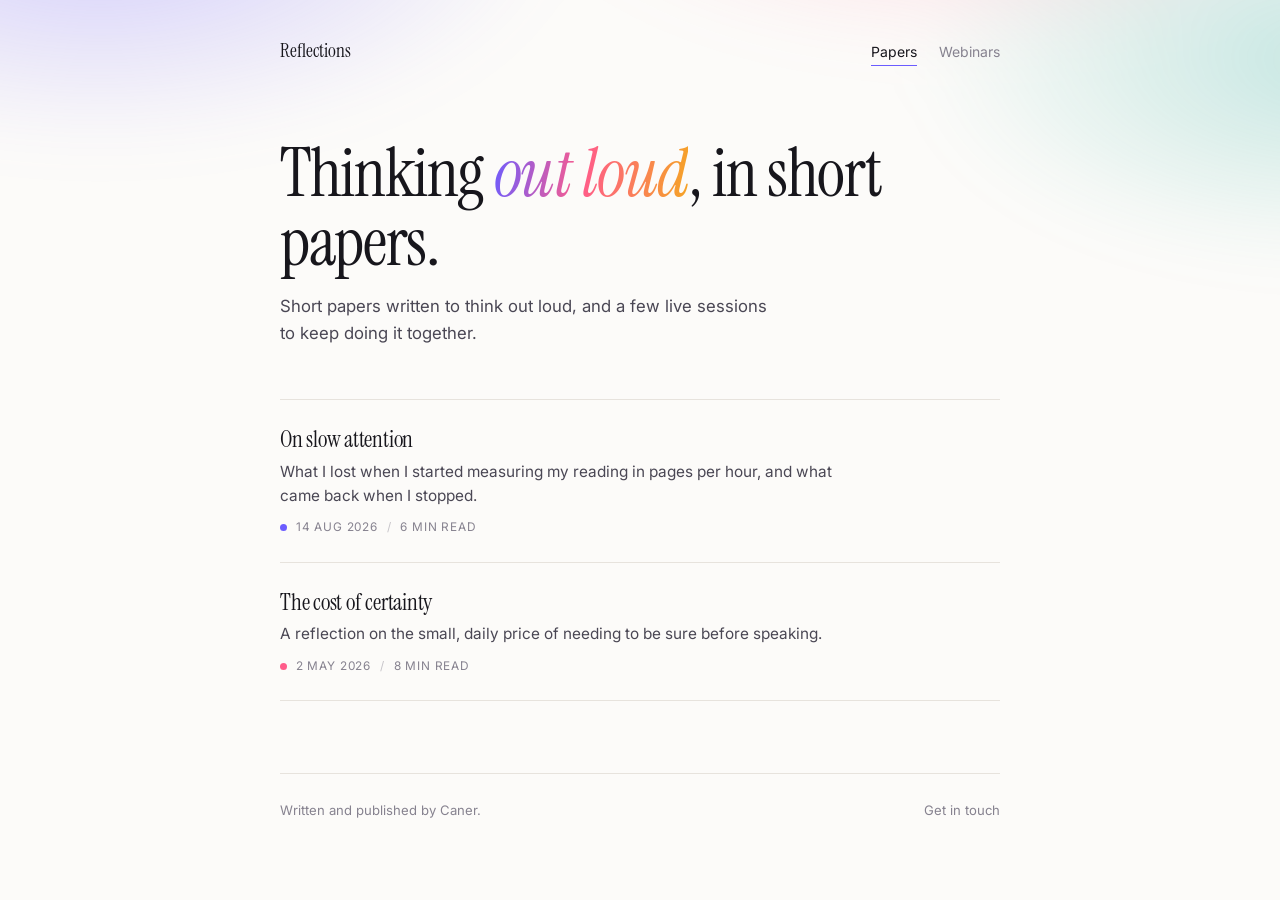
<file: index.html>
<!doctype html>
<html lang="en">
<head>
<meta charset="utf-8">
<meta name="viewport" content="width=device-width, initial-scale=1">
<title>Reflections</title>
<meta name="description" content="Short reflection papers, published as they are written.">
<link rel="icon" href="data:image/svg+xml,%3Csvg xmlns='http://www.w3.org/2000/svg' viewBox='0 0 32 32'%3E%3Cdefs%3E%3ClinearGradient id='g' x1='0' y1='0' x2='1' y2='1'%3E%3Cstop offset='0' stop-color='%236b5cff'/%3E%3Cstop offset='.5' stop-color='%23ff5c8a'/%3E%3Cstop offset='1' stop-color='%23f5a524'/%3E%3C/linearGradient%3E%3C/defs%3E%3Ccircle cx='16' cy='16' r='13' fill='url(%23g)'/%3E%3C/svg%3E">
<link rel="preconnect" href="https://fonts.googleapis.com">
<link rel="preconnect" href="https://fonts.gstatic.com" crossorigin>
<link href="https://fonts.googleapis.com/css2?family=Instrument+Serif:ital@0;1&family=Inter:wght@400;500;600&display=swap" rel="stylesheet">
<link rel="stylesheet" href="assets/style.css">
</head>
<body>

<div class="wrap">

  <header class="top">
    <a class="mark" href="index.html" data-site-name>Reflections</a>
    <nav>
      <a href="index.html" aria-current="page">Papers</a>
      <a href="webinars.html">Webinars</a>
    </nav>
  </header>

  <section class="hero">
    <h1>Thinking <em>out loud</em>, in short papers.</h1>
    <p data-site-tagline></p>
  </section>

  <main class="list" id="papers"></main>

  <footer class="foot">
    <span data-site-footer></span>
    <a href="#" data-site-contact></a>
  </footer>

</div>

<script src="assets/content.js"></script>
<script src="assets/site.js"></script>
</body>
</html>
</file>
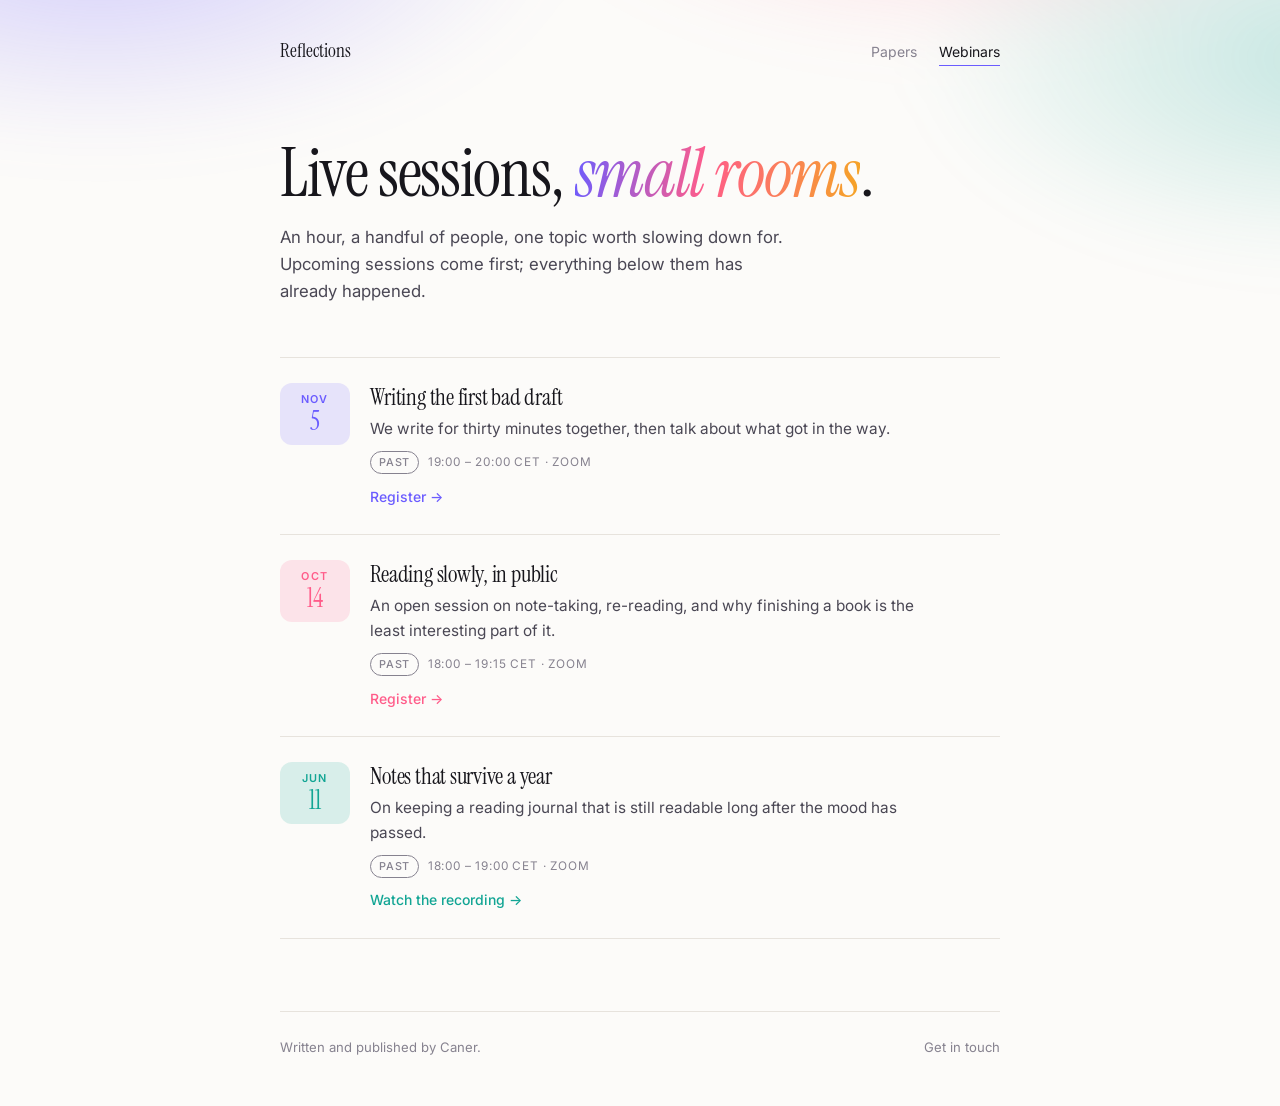
<file: webinars.html>
<!doctype html>
<html lang="en">
<head>
<meta charset="utf-8">
<meta name="viewport" content="width=device-width, initial-scale=1">
<title>Webinars — Reflections</title>
<meta name="description" content="Live sessions: one hour, a small room, one topic worth slowing down for.">
<link rel="icon" href="data:image/svg+xml,%3Csvg xmlns='http://www.w3.org/2000/svg' viewBox='0 0 32 32'%3E%3Cdefs%3E%3ClinearGradient id='g' x1='0' y1='0' x2='1' y2='1'%3E%3Cstop offset='0' stop-color='%236b5cff'/%3E%3Cstop offset='.5' stop-color='%23ff5c8a'/%3E%3Cstop offset='1' stop-color='%23f5a524'/%3E%3C/linearGradient%3E%3C/defs%3E%3Ccircle cx='16' cy='16' r='13' fill='url(%23g)'/%3E%3C/svg%3E">
<link rel="preconnect" href="https://fonts.googleapis.com">
<link rel="preconnect" href="https://fonts.gstatic.com" crossorigin>
<link href="https://fonts.googleapis.com/css2?family=Instrument+Serif:ital@0;1&family=Inter:wght@400;500;600&display=swap" rel="stylesheet">
<link rel="stylesheet" href="assets/style.css">
</head>
<body>

<div class="wrap">

  <header class="top">
    <a class="mark" href="index.html" data-site-name>Reflections</a>
    <nav>
      <a href="index.html">Papers</a>
      <a href="webinars.html" aria-current="page">Webinars</a>
    </nav>
  </header>

  <section class="hero">
    <h1>Live sessions, <em>small rooms</em>.</h1>
    <p>An hour, a handful of people, one topic worth slowing down for. Upcoming sessions come first; everything below them has already happened.</p>
  </section>

  <main class="list" id="webinars"></main>

  <footer class="foot">
    <span data-site-footer></span>
    <a href="#" data-site-contact></a>
  </footer>

</div>

<script src="assets/content.js"></script>
<script src="assets/site.js"></script>
</body>
</html>
</file>
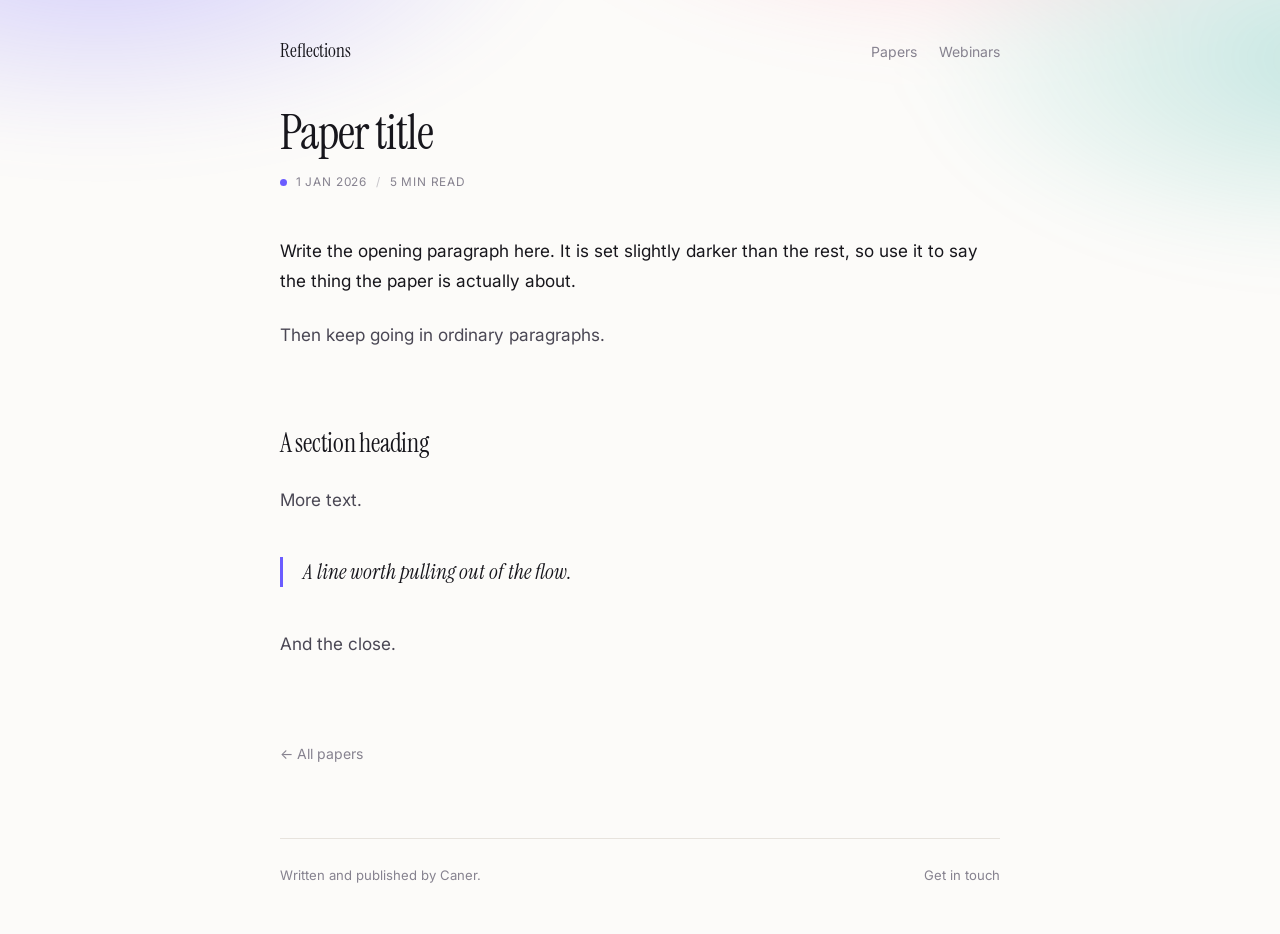
<file: papers/_template.html>
<!doctype html>
<!-- ===========================================================
     NEW PAPER: copy this file, rename it (e.g. my-title.html),
     then change four things:
       1. <title> and the description
       2. the accent on <article> (a1 … a6 pick the colour)
       3. the <h1> and the date / reading time
       4. the text inside <div class="prose">
     Finally, add one entry to assets/content.js so it shows up
     on the front page.
     =========================================================== -->
<html lang="en">
<head>
<meta charset="utf-8">
<meta name="viewport" content="width=device-width, initial-scale=1">
<title>Paper title — Reflections</title>
<meta name="description" content="One sentence about this paper.">
<link rel="icon" href="data:image/svg+xml,%3Csvg xmlns='http://www.w3.org/2000/svg' viewBox='0 0 32 32'%3E%3Cdefs%3E%3ClinearGradient id='g' x1='0' y1='0' x2='1' y2='1'%3E%3Cstop offset='0' stop-color='%236b5cff'/%3E%3Cstop offset='.5' stop-color='%23ff5c8a'/%3E%3Cstop offset='1' stop-color='%23f5a524'/%3E%3C/linearGradient%3E%3C/defs%3E%3Ccircle cx='16' cy='16' r='13' fill='url(%23g)'/%3E%3C/svg%3E">
<link rel="preconnect" href="https://fonts.googleapis.com">
<link rel="preconnect" href="https://fonts.gstatic.com" crossorigin>
<link href="https://fonts.googleapis.com/css2?family=Instrument+Serif:ital@0;1&family=Inter:wght@400;500;600&display=swap" rel="stylesheet">
<link rel="stylesheet" href="../assets/style.css">
</head>
<body>

<div class="wrap">

  <header class="top">
    <a class="mark" href="../index.html" data-site-name>Reflections</a>
    <nav>
      <a href="../index.html">Papers</a>
      <a href="../webinars.html">Webinars</a>
    </nav>
  </header>

  <article class="paper" style="--accent: var(--a1)">
    <h1>Paper title</h1>
    <p class="meta">
      <span class="dot"></span>
      <span>1 Jan 2026</span>
      <span class="sep">/</span>
      <span>5 min read</span>
    </p>

    <div class="prose">
      <p>Write the opening paragraph here. It is set slightly darker than the rest, so use it to say the thing the paper is actually about.</p>

      <p>Then keep going in ordinary paragraphs.</p>

      <h2>A section heading</h2>

      <p>More text.</p>

      <blockquote>A line worth pulling out of the flow.</blockquote>

      <p>And the close.</p>
    </div>
  </article>

  <a class="back" href="../index.html">All papers</a>

  <footer class="foot">
    <span data-site-footer></span>
    <a href="#" data-site-contact></a>
  </footer>

</div>

<script src="../assets/content.js"></script>
<script src="../assets/site.js"></script>
</body>
</html>
</file>
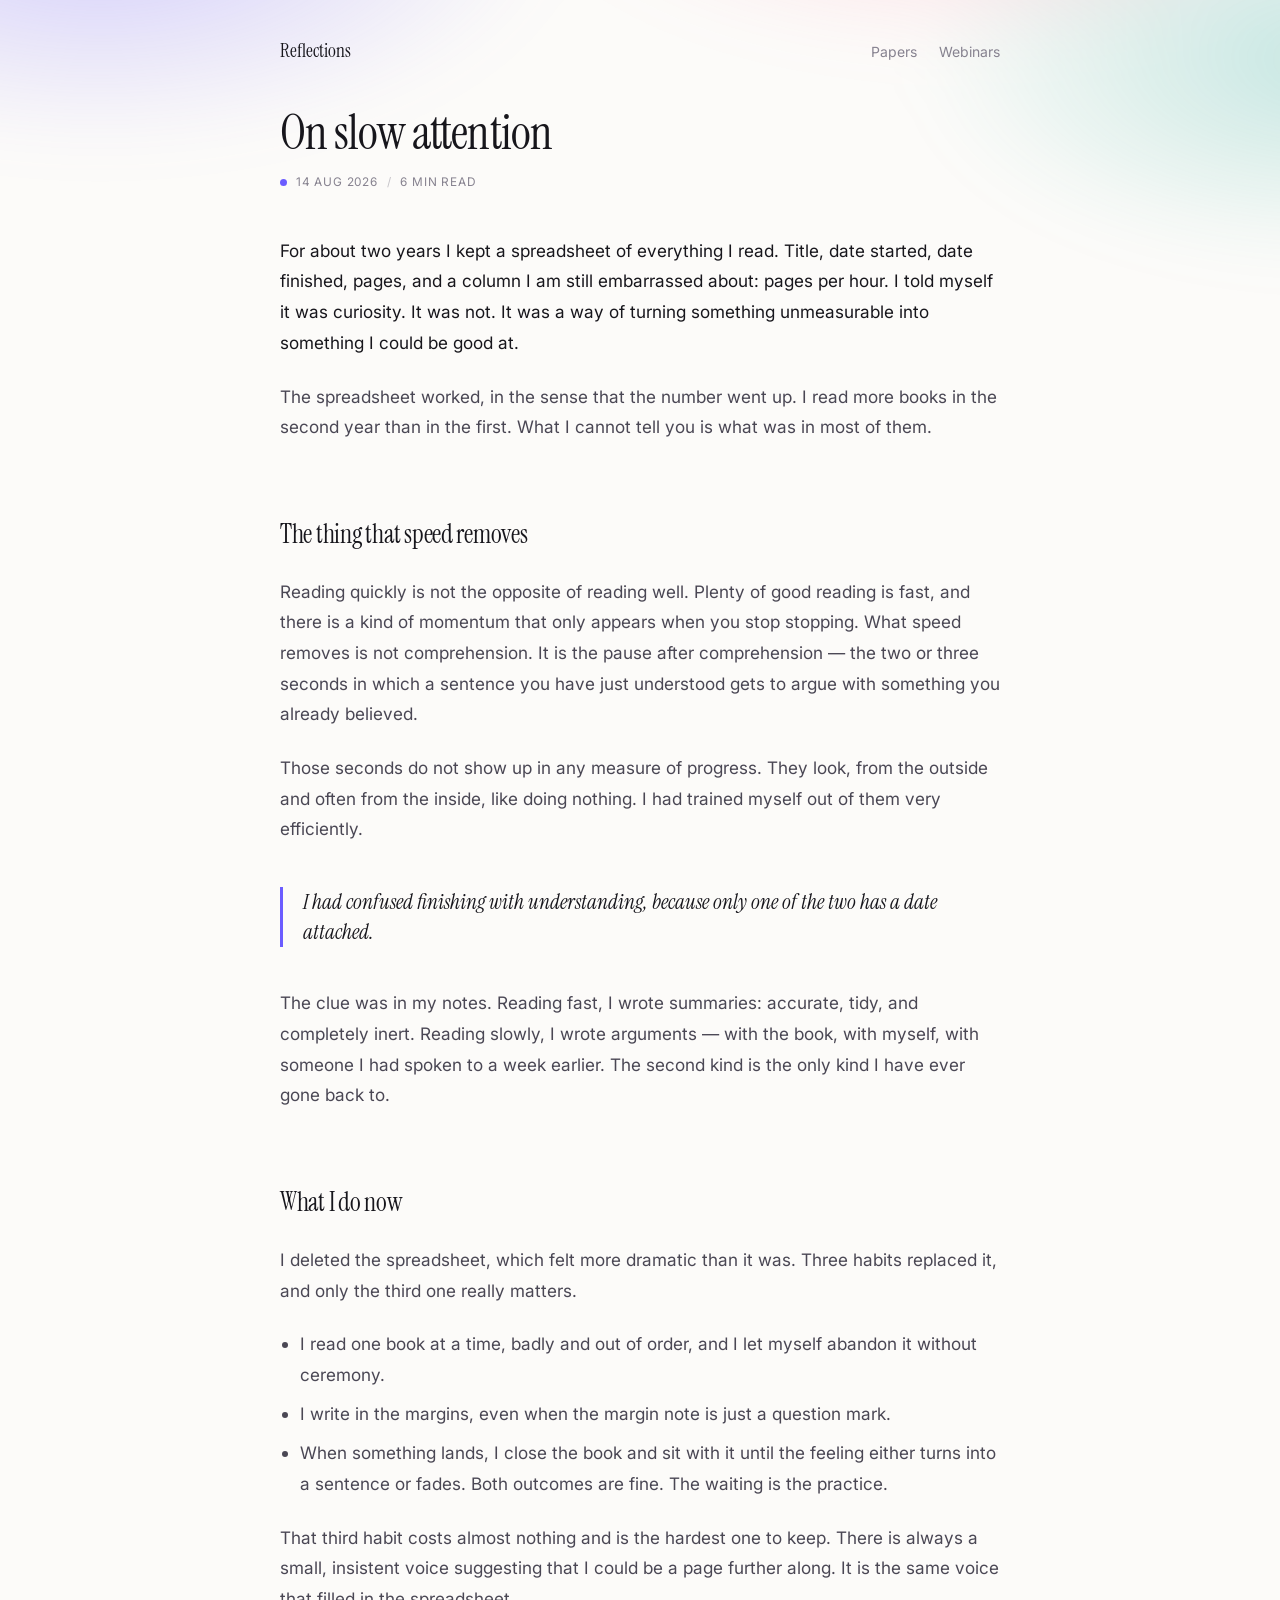
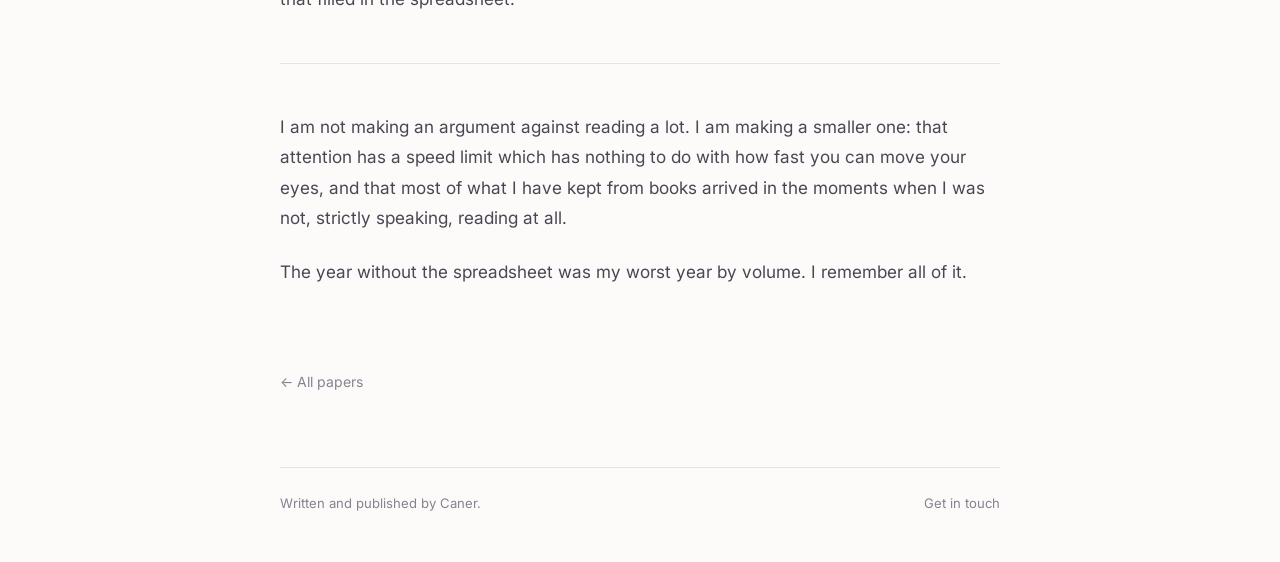
<file: papers/on-slow-attention.html>
<!doctype html>
<html lang="en">
<head>
<meta charset="utf-8">
<meta name="viewport" content="width=device-width, initial-scale=1">
<title>On slow attention — Reflections</title>
<meta name="description" content="What I lost when I started measuring my reading in pages per hour, and what came back when I stopped.">
<link rel="icon" href="data:image/svg+xml,%3Csvg xmlns='http://www.w3.org/2000/svg' viewBox='0 0 32 32'%3E%3Cdefs%3E%3ClinearGradient id='g' x1='0' y1='0' x2='1' y2='1'%3E%3Cstop offset='0' stop-color='%236b5cff'/%3E%3Cstop offset='.5' stop-color='%23ff5c8a'/%3E%3Cstop offset='1' stop-color='%23f5a524'/%3E%3C/linearGradient%3E%3C/defs%3E%3Ccircle cx='16' cy='16' r='13' fill='url(%23g)'/%3E%3C/svg%3E">
<link rel="preconnect" href="https://fonts.googleapis.com">
<link rel="preconnect" href="https://fonts.gstatic.com" crossorigin>
<link href="https://fonts.googleapis.com/css2?family=Instrument+Serif:ital@0;1&family=Inter:wght@400;500;600&display=swap" rel="stylesheet">
<link rel="stylesheet" href="../assets/style.css">
</head>
<body>

<div class="wrap">

  <header class="top">
    <a class="mark" href="../index.html" data-site-name>Reflections</a>
    <nav>
      <a href="../index.html">Papers</a>
      <a href="../webinars.html">Webinars</a>
    </nav>
  </header>

  <article class="paper" style="--accent: var(--a1)">
    <h1>On slow attention</h1>
    <p class="meta">
      <span class="dot"></span>
      <span>14 Aug 2026</span>
      <span class="sep">/</span>
      <span>6 min read</span>
    </p>

    <div class="prose">
      <p>For about two years I kept a spreadsheet of everything I read. Title, date started, date finished, pages, and a column I am still embarrassed about: pages per hour. I told myself it was curiosity. It was not. It was a way of turning something unmeasurable into something I could be good at.</p>

      <p>The spreadsheet worked, in the sense that the number went up. I read more books in the second year than in the first. What I cannot tell you is what was in most of them.</p>

      <h2>The thing that speed removes</h2>

      <p>Reading quickly is not the opposite of reading well. Plenty of good reading is fast, and there is a kind of momentum that only appears when you stop stopping. What speed removes is not comprehension. It is the pause after comprehension — the two or three seconds in which a sentence you have just understood gets to argue with something you already believed.</p>

      <p>Those seconds do not show up in any measure of progress. They look, from the outside and often from the inside, like doing nothing. I had trained myself out of them very efficiently.</p>

      <blockquote>I had confused finishing with understanding, because only one of the two has a date attached.</blockquote>

      <p>The clue was in my notes. Reading fast, I wrote summaries: accurate, tidy, and completely inert. Reading slowly, I wrote arguments — with the book, with myself, with someone I had spoken to a week earlier. The second kind is the only kind I have ever gone back to.</p>

      <h2>What I do now</h2>

      <p>I deleted the spreadsheet, which felt more dramatic than it was. Three habits replaced it, and only the third one really matters.</p>

      <ul>
        <li>I read one book at a time, badly and out of order, and I let myself abandon it without ceremony.</li>
        <li>I write in the margins, even when the margin note is just a question mark.</li>
        <li>When something lands, I close the book and sit with it until the feeling either turns into a sentence or fades. Both outcomes are fine. The waiting is the practice.</li>
      </ul>

      <p>That third habit costs almost nothing and is the hardest one to keep. There is always a small, insistent voice suggesting that I could be a page further along. It is the same voice that filled in the spreadsheet.</p>

      <hr>

      <p>I am not making an argument against reading a lot. I am making a smaller one: that attention has a speed limit which has nothing to do with how fast you can move your eyes, and that most of what I have kept from books arrived in the moments when I was not, strictly speaking, reading at all.</p>

      <p>The year without the spreadsheet was my worst year by volume. I remember all of it.</p>
    </div>
  </article>

  <a class="back" href="../index.html">All papers</a>

  <footer class="foot">
    <span data-site-footer></span>
    <a href="#" data-site-contact></a>
  </footer>

</div>

<script src="../assets/content.js"></script>
<script src="../assets/site.js"></script>
</body>
</html>
</file>
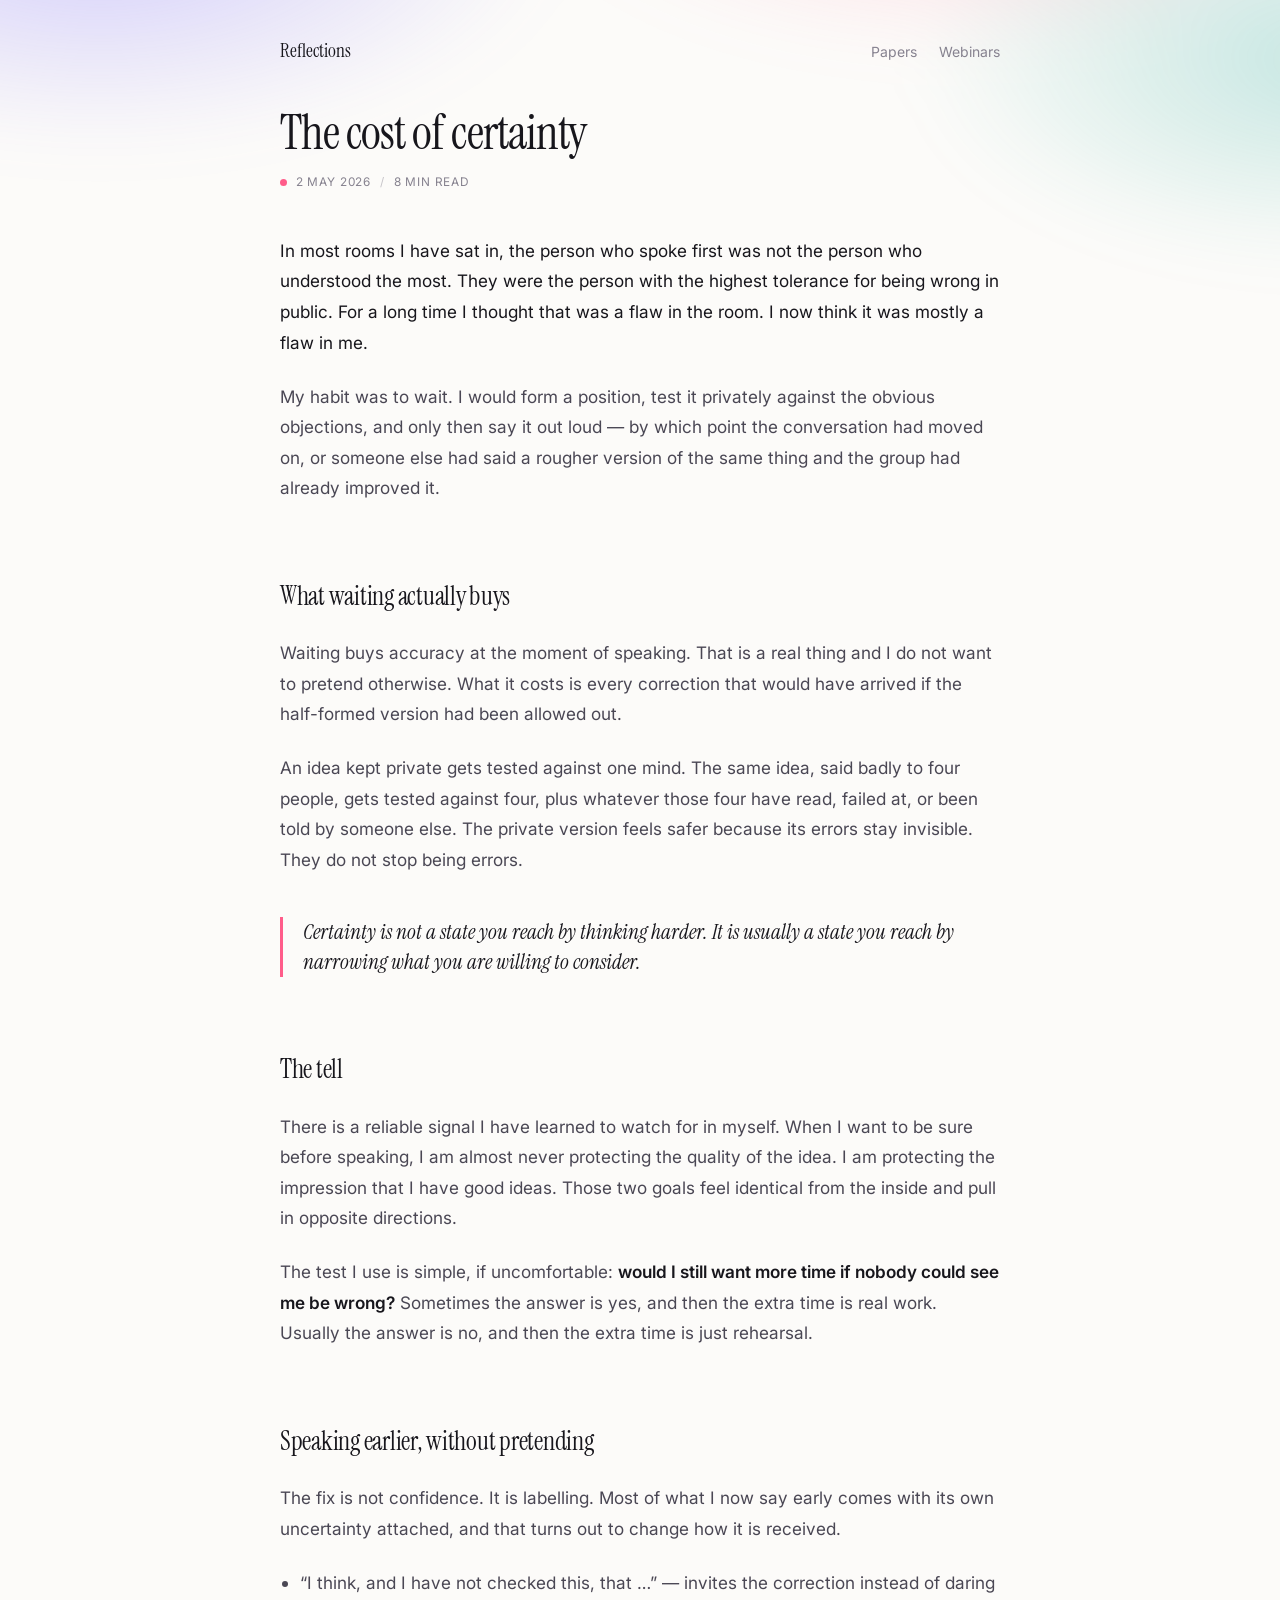
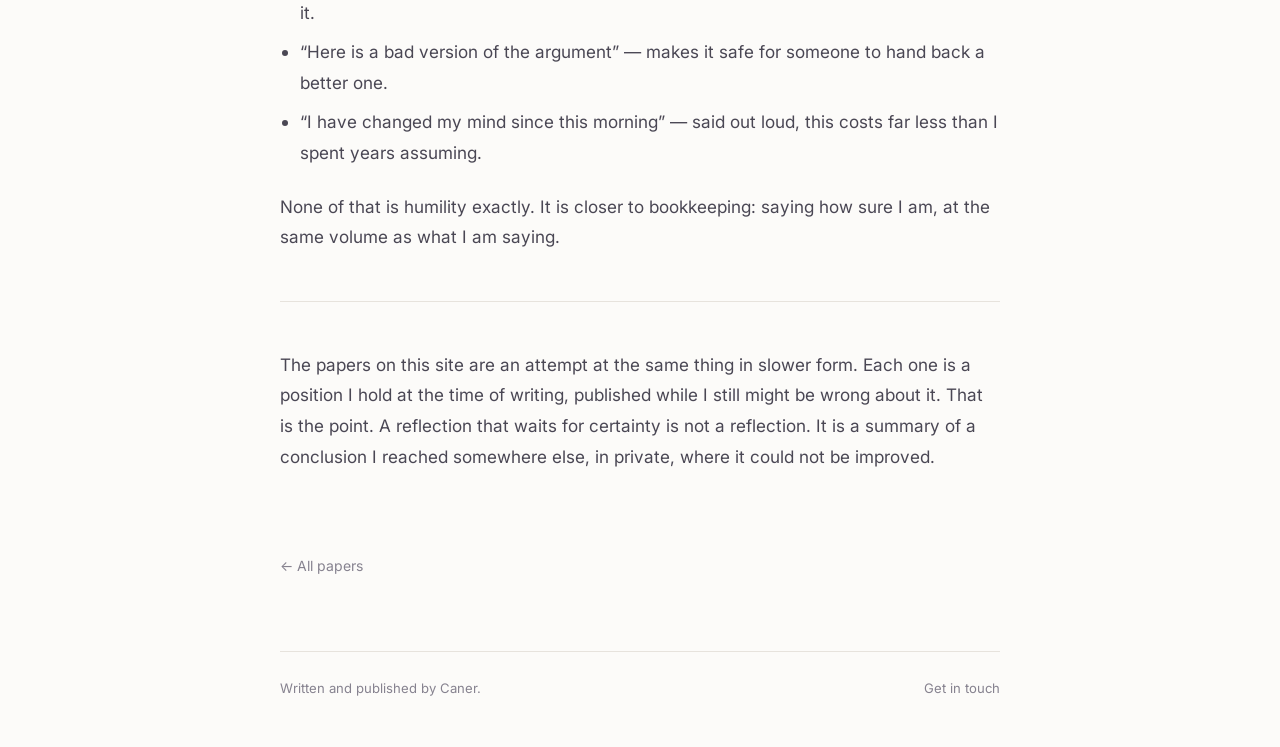
<file: papers/the-cost-of-certainty.html>
<!doctype html>
<html lang="en">
<head>
<meta charset="utf-8">
<meta name="viewport" content="width=device-width, initial-scale=1">
<title>The cost of certainty — Reflections</title>
<meta name="description" content="A reflection on the small, daily price of needing to be sure before speaking.">
<link rel="icon" href="data:image/svg+xml,%3Csvg xmlns='http://www.w3.org/2000/svg' viewBox='0 0 32 32'%3E%3Cdefs%3E%3ClinearGradient id='g' x1='0' y1='0' x2='1' y2='1'%3E%3Cstop offset='0' stop-color='%236b5cff'/%3E%3Cstop offset='.5' stop-color='%23ff5c8a'/%3E%3Cstop offset='1' stop-color='%23f5a524'/%3E%3C/linearGradient%3E%3C/defs%3E%3Ccircle cx='16' cy='16' r='13' fill='url(%23g)'/%3E%3C/svg%3E">
<link rel="preconnect" href="https://fonts.googleapis.com">
<link rel="preconnect" href="https://fonts.gstatic.com" crossorigin>
<link href="https://fonts.googleapis.com/css2?family=Instrument+Serif:ital@0;1&family=Inter:wght@400;500;600&display=swap" rel="stylesheet">
<link rel="stylesheet" href="../assets/style.css">
</head>
<body>

<div class="wrap">

  <header class="top">
    <a class="mark" href="../index.html" data-site-name>Reflections</a>
    <nav>
      <a href="../index.html">Papers</a>
      <a href="../webinars.html">Webinars</a>
    </nav>
  </header>

  <article class="paper" style="--accent: var(--a2)">
    <h1>The cost of certainty</h1>
    <p class="meta">
      <span class="dot"></span>
      <span>2 May 2026</span>
      <span class="sep">/</span>
      <span>8 min read</span>
    </p>

    <div class="prose">
      <p>In most rooms I have sat in, the person who spoke first was not the person who understood the most. They were the person with the highest tolerance for being wrong in public. For a long time I thought that was a flaw in the room. I now think it was mostly a flaw in me.</p>

      <p>My habit was to wait. I would form a position, test it privately against the obvious objections, and only then say it out loud — by which point the conversation had moved on, or someone else had said a rougher version of the same thing and the group had already improved it.</p>

      <h2>What waiting actually buys</h2>

      <p>Waiting buys accuracy at the moment of speaking. That is a real thing and I do not want to pretend otherwise. What it costs is every correction that would have arrived if the half-formed version had been allowed out.</p>

      <p>An idea kept private gets tested against one mind. The same idea, said badly to four people, gets tested against four, plus whatever those four have read, failed at, or been told by someone else. The private version feels safer because its errors stay invisible. They do not stop being errors.</p>

      <blockquote>Certainty is not a state you reach by thinking harder. It is usually a state you reach by narrowing what you are willing to consider.</blockquote>

      <h2>The tell</h2>

      <p>There is a reliable signal I have learned to watch for in myself. When I want to be sure before speaking, I am almost never protecting the quality of the idea. I am protecting the impression that I have good ideas. Those two goals feel identical from the inside and pull in opposite directions.</p>

      <p>The test I use is simple, if uncomfortable: <strong>would I still want more time if nobody could see me be wrong?</strong> Sometimes the answer is yes, and then the extra time is real work. Usually the answer is no, and then the extra time is just rehearsal.</p>

      <h2>Speaking earlier, without pretending</h2>

      <p>The fix is not confidence. It is labelling. Most of what I now say early comes with its own uncertainty attached, and that turns out to change how it is received.</p>

      <ul>
        <li>“I think, and I have not checked this, that …” — invites the correction instead of daring it.</li>
        <li>“Here is a bad version of the argument” — makes it safe for someone to hand back a better one.</li>
        <li>“I have changed my mind since this morning” — said out loud, this costs far less than I spent years assuming.</li>
      </ul>

      <p>None of that is humility exactly. It is closer to bookkeeping: saying how sure I am, at the same volume as what I am saying.</p>

      <hr>

      <p>The papers on this site are an attempt at the same thing in slower form. Each one is a position I hold at the time of writing, published while I still might be wrong about it. That is the point. A reflection that waits for certainty is not a reflection. It is a summary of a conclusion I reached somewhere else, in private, where it could not be improved.</p>
    </div>
  </article>

  <a class="back" href="../index.html">All papers</a>

  <footer class="foot">
    <span data-site-footer></span>
    <a href="#" data-site-contact></a>
  </footer>

</div>

<script src="../assets/content.js"></script>
<script src="../assets/site.js"></script>
</body>
</html>
</file>
<file: assets/style.css>
/* ============================================================
   Reflections — a small publishing surface.
   Two pages: papers, webinars. Nothing else.
   ============================================================ */

*, *::before, *::after { box-sizing: border-box; }

:root {
  --bg:        #fcfbf9;
  --ink:       #17161c;
  --ink-soft:  #4a4754;
  --muted:     #86828f;
  --line:      #e7e3dd;

  --a1: #6b5cff;   /* violet */
  --a2: #ff5c8a;   /* coral  */
  --a3: #12a594;   /* teal   */
  --a4: #f5a524;   /* amber  */
  --a5: #0ea5e9;   /* sky    */
  --a6: #a855f7;   /* purple */
  --accent: var(--a1);

  --font-display: "Instrument Serif", "Iowan Old Style", Georgia, "Times New Roman", serif;
  --font-body: "Inter", -apple-system, BlinkMacSystemFont, "Segoe UI", Roboto, Helvetica, Arial, sans-serif;

  --wash-1: rgba(107, 92, 255, .30);
  --wash-2: rgba(255, 92, 138, .26);
  --wash-3: rgba(18, 165, 148, .24);
}

@media (prefers-color-scheme: dark) {
  :root {
    --bg:       #0f0e13;
    --ink:      #f2f0f5;
    --ink-soft: #c3bfcd;
    --muted:    #8b8695;
    --line:     #2a2833;

    --a1: #9b8dff;
    --a2: #ff85a6;
    --a3: #2fd4bd;
    --a4: #ffc65c;
    --a5: #55c2f5;
    --a6: #c78bff;

    --wash-1: rgba(107, 92, 255, .34);
    --wash-2: rgba(255, 92, 138, .22);
    --wash-3: rgba(18, 165, 148, .20);
  }
}

html { -webkit-text-size-adjust: 100%; }

body {
  margin: 0;
  min-height: 100vh;
  background: var(--bg);
  color: var(--ink);
  font-family: var(--font-body);
  font-size: 16px;
  line-height: 1.6;
  -webkit-font-smoothing: antialiased;
  overflow-x: hidden;
}

/* the only decoration on the page: a soft colour wash behind the header */
body::before {
  content: "";
  position: fixed;
  inset: -22% -12% auto -12%;
  height: 68vh;
  z-index: -1;
  pointer-events: none;
  background:
    radial-gradient(42% 55% at 16% 18%, var(--wash-1), transparent 70%),
    radial-gradient(40% 50% at 70% 6%,  var(--wash-2), transparent 70%),
    radial-gradient(38% 48% at 94% 42%, var(--wash-3), transparent 70%);
  filter: blur(30px);
}

.wrap { width: min(100% - 2.5rem, 720px); margin-inline: auto; }

/* ── Header ───────────────────────────────────────────────── */

.top {
  display: flex;
  align-items: baseline;
  justify-content: space-between;
  gap: 1.5rem;
  padding: 2.25rem 0 0;
}

.mark {
  font-family: var(--font-display);
  font-size: 1.2rem;
  color: inherit;
  text-decoration: none;
}

.top nav { display: flex; gap: 1.4rem; }

.top nav a {
  font-size: .875rem;
  color: var(--muted);
  text-decoration: none;
  padding-bottom: 2px;
  border-bottom: 1.5px solid transparent;
  transition: color .18s ease, border-color .18s ease;
}

.top nav a:hover { color: var(--ink); }
.top nav a[aria-current="page"] { color: var(--ink); border-bottom-color: var(--accent); }

/* ── Hero ─────────────────────────────────────────────────── */

.hero { padding: 4.5rem 0 3.25rem; }

.hero h1 {
  margin: 0 0 1rem;
  font-family: var(--font-display);
  font-weight: 400;
  font-size: clamp(2.75rem, 8vw, 4.25rem);
  line-height: 1.02;
  letter-spacing: -.02em;
}

.hero h1 em {
  font-style: italic;
  background: linear-gradient(96deg, var(--a1), var(--a2) 46%, var(--a4));
  -webkit-background-clip: text;
  background-clip: text;
  color: transparent;
}

.hero p {
  margin: 0;
  max-width: 46ch;
  color: var(--ink-soft);
  font-size: 1.05rem;
}

/* ── Entry list (papers and webinars share this) ──────────── */

.list { border-bottom: 1px solid var(--line); }

.entry {
  position: relative;
  display: block;
  padding: 1.55rem 0;
  border-top: 1px solid var(--line);
  color: inherit;
  text-decoration: none;
}

.entry::before {
  content: "";
  position: absolute;
  inset: .4rem -1.1rem;
  border-radius: 14px;
  background: var(--accent);
  opacity: 0;
  transition: opacity .2s ease;
}

.entry > * { position: relative; }

.entry:hover::before { opacity: .075; }
.entry:focus-visible { outline: none; }
.entry:focus-visible::before {
  opacity: .075;
  outline: 2px solid var(--accent);
  outline-offset: 2px;
}

.entry h2 {
  margin: 0 0 .35rem;
  font-family: var(--font-display);
  font-weight: 400;
  font-size: 1.45rem;
  line-height: 1.25;
  letter-spacing: -.01em;
  transition: color .18s ease;
}

.entry:hover h2 { color: var(--accent); }

.entry p {
  margin: 0 0 .6rem;
  max-width: 58ch;
  color: var(--ink-soft);
  font-size: .96rem;
}

.meta {
  display: flex;
  align-items: center;
  flex-wrap: wrap;
  gap: .55rem;
  font-size: .74rem;
  letter-spacing: .07em;
  text-transform: uppercase;
  color: var(--muted);
}

.meta .dot {
  flex: none;
  width: 7px;
  height: 7px;
  border-radius: 50%;
  background: var(--accent);
}

.meta .sep { opacity: .45; }

/* ── Webinar row ──────────────────────────────────────────── */

.entry.webinar {
  display: grid;
  grid-template-columns: 4.35rem 1fr;
  gap: 1.3rem;
  align-items: start;
}

.when {
  padding: .5rem 0 .55rem;
  border-radius: 12px;
  text-align: center;
  background: color-mix(in oklab, var(--accent) 15%, transparent);
  color: var(--accent);
}

.when .m {
  display: block;
  font-size: .68rem;
  font-weight: 600;
  letter-spacing: .12em;
  text-transform: uppercase;
}

.when .d {
  display: block;
  font-family: var(--font-display);
  font-size: 1.6rem;
  line-height: 1.1;
}

.chip {
  display: inline-block;
  padding: .12rem .5rem;
  border: 1px solid currentColor;
  border-radius: 999px;
  font-size: .68rem;
  font-weight: 500;
  letter-spacing: .06em;
  text-transform: uppercase;
  color: var(--accent);
}

.chip.past { color: var(--muted); }

.go {
  display: inline-block;
  margin-top: .7rem;
  font-size: .875rem;
  font-weight: 500;
  color: var(--accent);
  text-decoration: none;
}

.go::after { content: " \2192"; }
.go:hover { text-decoration: underline; }

.empty {
  padding: 2rem 0;
  border-top: 1px solid var(--line);
  color: var(--muted);
  font-size: .95rem;
}

/* ── Paper page ───────────────────────────────────────────── */

.back {
  display: inline-block;
  margin-top: 2.75rem;
  font-size: .875rem;
  color: var(--muted);
  text-decoration: none;
}

.back::before { content: "\2190  "; }
.back:hover { color: var(--ink); }

.paper { padding: 2.5rem 0 1rem; }

.paper h1 {
  margin: 0 0 .9rem;
  max-width: 20ch;
  font-family: var(--font-display);
  font-weight: 400;
  font-size: clamp(2.15rem, 6vw, 3rem);
  line-height: 1.08;
  letter-spacing: -.02em;
}

.paper .meta { margin: 0 0 2.75rem; }

.prose { font-size: 1.075rem; line-height: 1.78; color: var(--ink-soft); }
.prose > p:first-of-type { color: var(--ink); }
.prose p { margin: 0 0 1.35em; }

.prose h2 {
  margin: 2.6em 0 .7em;
  font-family: var(--font-display);
  font-weight: 400;
  font-size: 1.65rem;
  letter-spacing: -.01em;
  color: var(--ink);
}

.prose blockquote {
  margin: 2em 0;
  padding-left: 1.25rem;
  border-left: 3px solid var(--accent);
  font-family: var(--font-display);
  font-size: 1.3rem;
  font-style: italic;
  line-height: 1.45;
  color: var(--ink);
}

.prose a { color: var(--accent); text-underline-offset: 3px; }
.prose strong { color: var(--ink); font-weight: 600; }
.prose ul, .prose ol { margin: 0 0 1.35em; padding-left: 1.25rem; }
.prose li { margin-bottom: .5em; }

.prose hr {
  margin: 3rem 0;
  border: 0;
  height: 1px;
  background: var(--line);
}

/* ── Footer ───────────────────────────────────────────────── */

.foot {
  display: flex;
  flex-wrap: wrap;
  justify-content: space-between;
  gap: .5rem 1.25rem;
  margin-top: 4.5rem;
  padding: 1.6rem 0 3rem;
  border-top: 1px solid var(--line);
  font-size: .82rem;
  color: var(--muted);
}

.foot a { color: inherit; text-decoration: none; }
.foot a:hover { color: var(--ink); }

@media (max-width: 520px) {
  .hero { padding: 3.25rem 0 2.5rem; }
  .entry.webinar { grid-template-columns: 3.75rem 1fr; gap: 1rem; }
}

@media (prefers-reduced-motion: reduce) {
  * { transition: none !important; }
}
</file>
